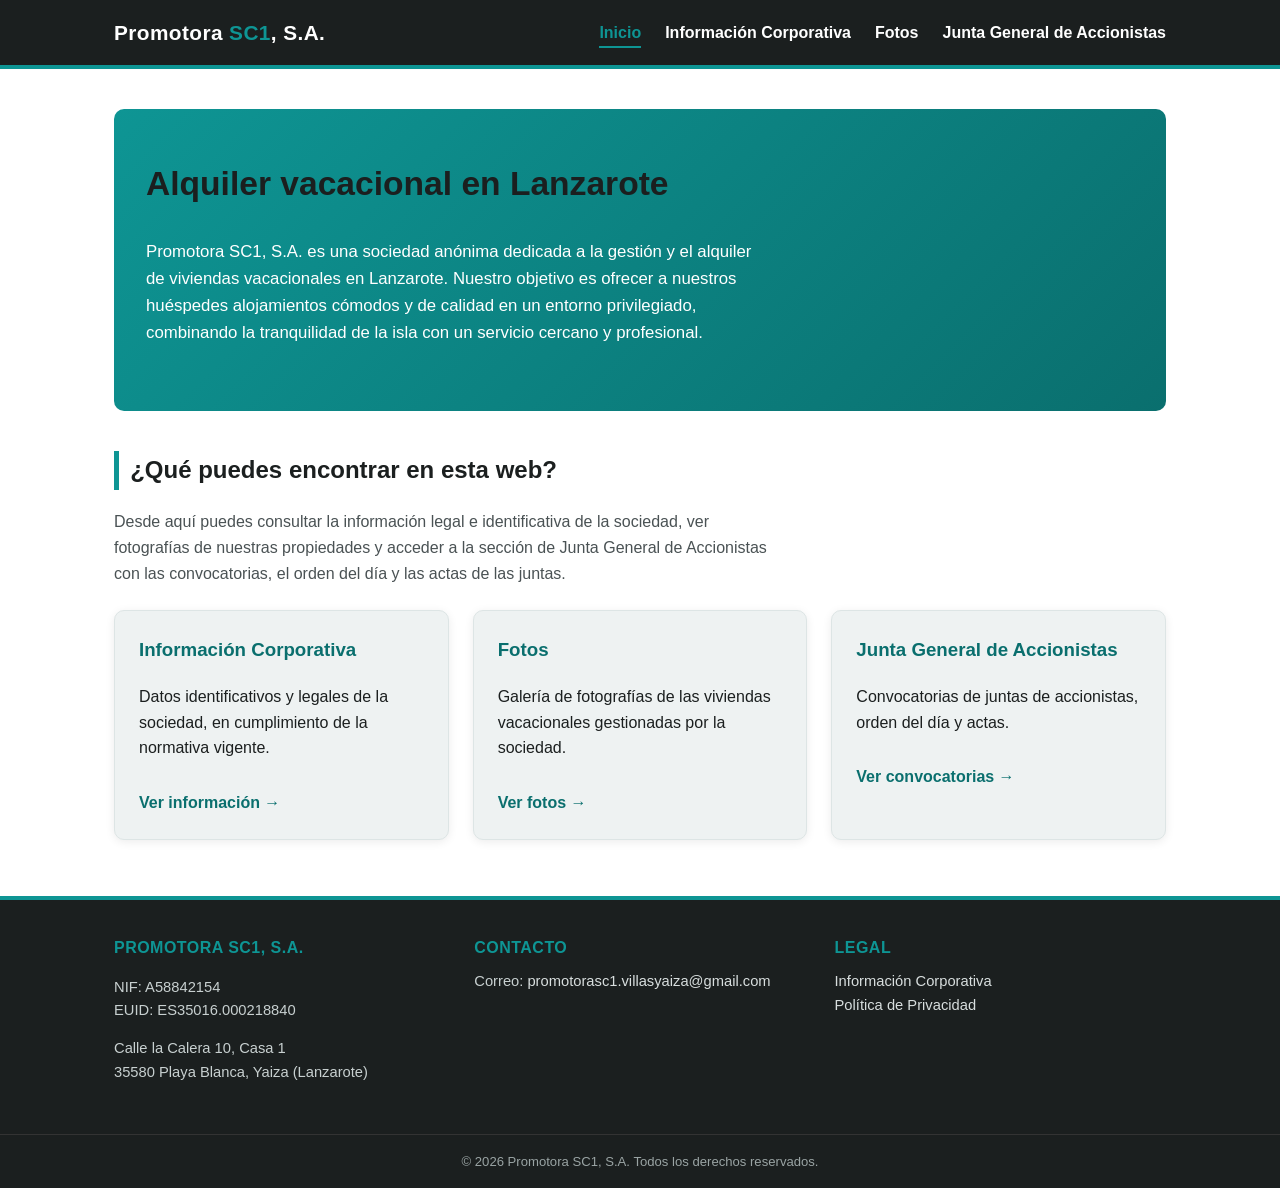
<file: index.html>
<!DOCTYPE html>
<html lang="es">
<head>
<meta charset="UTF-8">
<meta name="viewport" content="width=device-width, initial-scale=1.0">
<title>Promotora SC1, S.A. — Inicio</title>
<meta name="description" content="Promotora SC1, S.A. Sociedad dedicada al alquiler vacacional de propiedades en Lanzarote.">
<link rel="stylesheet" href="css/style.css">
</head>
<body>
<header class="site-header">
  <div class="header-inner">
    <div class="brand">Promotora <span>SC1</span>, S.A.</div>
    <nav class="main-nav" aria-label="Navegación principal">
      <ul>
        <li><a href="index.html" aria-current="page">Inicio</a></li>
        <li><a href="informacion-corporativa.html">Información Corporativa</a></li>
        <li><a href="fotos.html">Fotos</a></li>
        <li><a href="junta-general-accionistas.html">Junta General de Accionistas</a></li>
      </ul>
    </nav>
  </div>
</header>

<main>
  <section class="hero">
    <h1>Alquiler vacacional en Lanzarote</h1>
    <p>
      Promotora SC1, S.A. es una sociedad anónima dedicada a la gestión y
      el alquiler de viviendas vacacionales en Lanzarote. Nuestro objetivo
      es ofrecer a nuestros huéspedes alojamientos cómodos y de calidad en
      un entorno privilegiado, combinando la tranquilidad de la isla con
      un servicio cercano y profesional.
    </p>
  </section>

  <h2>¿Qué puedes encontrar en esta web?</h2>
  <p class="section-intro">
    Desde aquí puedes consultar la información legal e identificativa de
    la sociedad, ver fotografías de nuestras propiedades y acceder a la
    sección de Junta General de Accionistas con las convocatorias, el
    orden del día y las actas de las juntas.
  </p>

  <div class="card-grid">
    <div class="card">
      <h3>Información Corporativa</h3>
      <p>Datos identificativos y legales de la sociedad, en cumplimiento de la normativa vigente.</p>
      <a class="card-link" href="informacion-corporativa.html">Ver información &rarr;</a>
    </div>
    <div class="card">
      <h3>Fotos</h3>
      <p>Galería de fotografías de las viviendas vacacionales gestionadas por la sociedad.</p>
      <a class="card-link" href="fotos.html">Ver fotos &rarr;</a>
    </div>
    <div class="card">
      <h3>Junta General de Accionistas</h3>
      <p>Convocatorias de juntas de accionistas, orden del día y actas.</p>
      <a class="card-link" href="junta-general-accionistas.html">Ver convocatorias &rarr;</a>
    </div>
  </div>
</main>

<footer class="site-footer">
  <div class="footer-inner">
    <div>
      <h4>Promotora SC1, S.A.</h4>
      <p>NIF: A58842154<br>EUID: ES35016.000218840</p>
      <p>Calle la Calera 10, Casa 1<br>35580 Playa Blanca, Yaiza (Lanzarote)</p>
    </div>
    <div>
      <h4>Contacto</h4>
      <ul>
        <li>Correo: <a href="mailto:promotorasc1.villasyaiza@gmail.com">promotorasc1.villasyaiza@gmail.com</a></li>
      </ul>
    </div>
    <div>
      <h4>Legal</h4>
      <ul>
        <li><a href="informacion-corporativa.html">Información Corporativa</a></li>
        <li><a href="privacidad.html">Política de Privacidad</a></li>
      </ul>
    </div>
  </div>
  <div class="footer-bottom">
    &copy; 2026 Promotora SC1, S.A. Todos los derechos reservados.
  </div>
</footer>
</body>
</html>
</file>
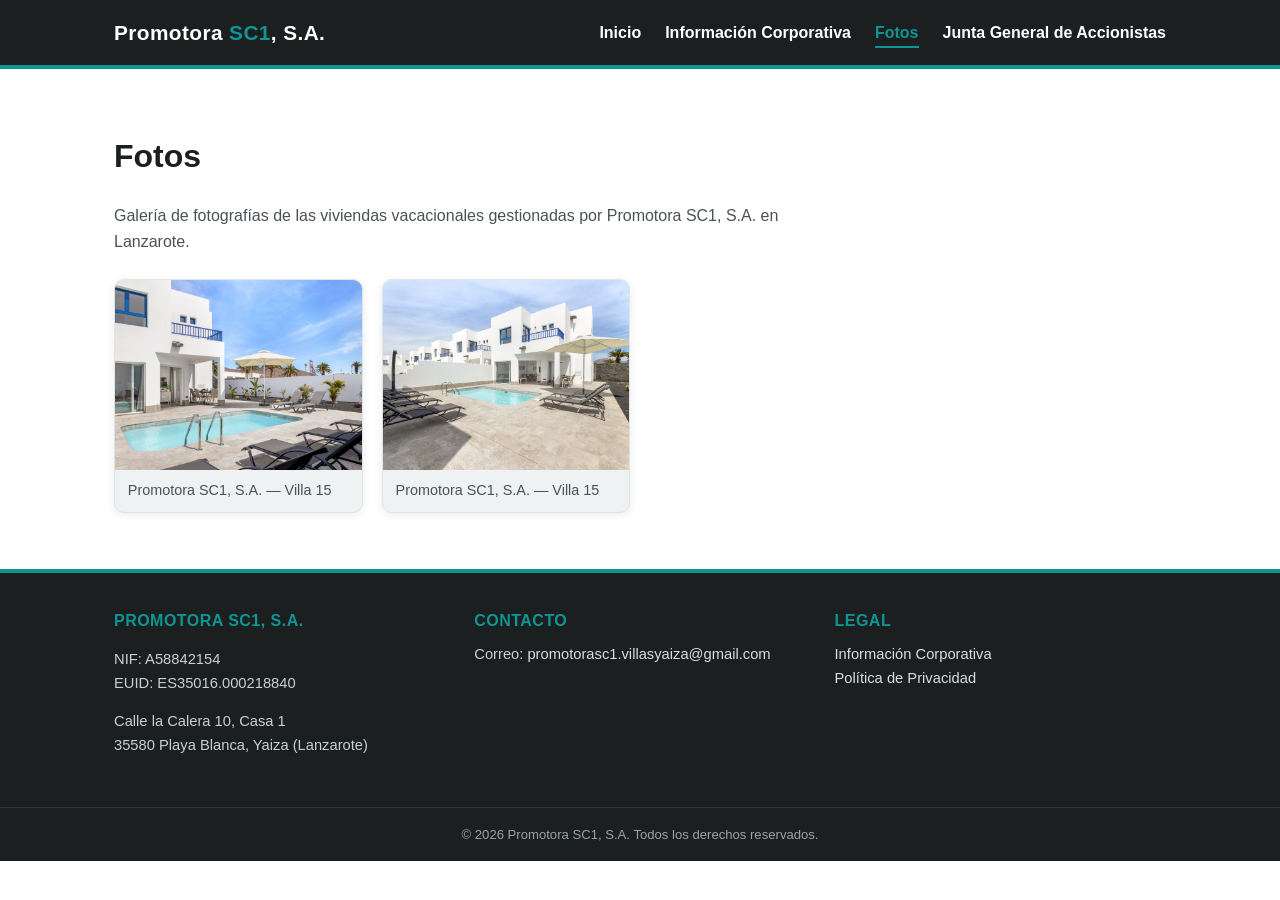
<file: fotos.html>
<!DOCTYPE html>
<html lang="es">
<head>
<meta charset="UTF-8">
<meta name="viewport" content="width=device-width, initial-scale=1.0">
<title>Fotos — Promotora SC1, S.A.</title>
<meta name="description" content="Galería de fotografías de las viviendas vacacionales de Promotora SC1, S.A. en Lanzarote.">
<link rel="stylesheet" href="css/style.css">
</head>
<body>
<header class="site-header">
  <div class="header-inner">
    <div class="brand">Promotora <span>SC1</span>, S.A.</div>
    <nav class="main-nav" aria-label="Navegación principal">
      <ul>
        <li><a href="index.html">Inicio</a></li>
        <li><a href="informacion-corporativa.html">Información Corporativa</a></li>
        <li><a href="fotos.html" aria-current="page">Fotos</a></li>
        <li><a href="junta-general-accionistas.html">Junta General de Accionistas</a></li>
      </ul>
    </nav>
  </div>
</header>

<main>
  <h1>Fotos</h1>
  <p class="section-intro">
    Galería de fotografías de las viviendas vacacionales gestionadas por
    Promotora SC1, S.A. en Lanzarote.
  </p>

  <div class="galeria" id="galeria-fotos"></div>
</main>

<footer class="site-footer">
  <div class="footer-inner">
    <div>
      <h4>Promotora SC1, S.A.</h4>
      <p>NIF: A58842154<br>EUID: ES35016.000218840</p>
      <p>Calle la Calera 10, Casa 1<br>35580 Playa Blanca, Yaiza (Lanzarote)</p>
    </div>
    <div>
      <h4>Contacto</h4>
      <ul>
        <li>Correo: <a href="mailto:promotorasc1.villasyaiza@gmail.com">promotorasc1.villasyaiza@gmail.com</a></li>
      </ul>
    </div>
    <div>
      <h4>Legal</h4>
      <ul>
        <li><a href="informacion-corporativa.html">Información Corporativa</a></li>
        <li><a href="privacidad.html">Política de Privacidad</a></li>
      </ul>
    </div>
  </div>
  <div class="footer-bottom">
    &copy; 2026 Promotora SC1, S.A. Todos los derechos reservados.
  </div>
</footer>

<script src="js/fotos-data.js"></script>
<script src="js/fotos.js"></script>
</body>
</html>
</file>
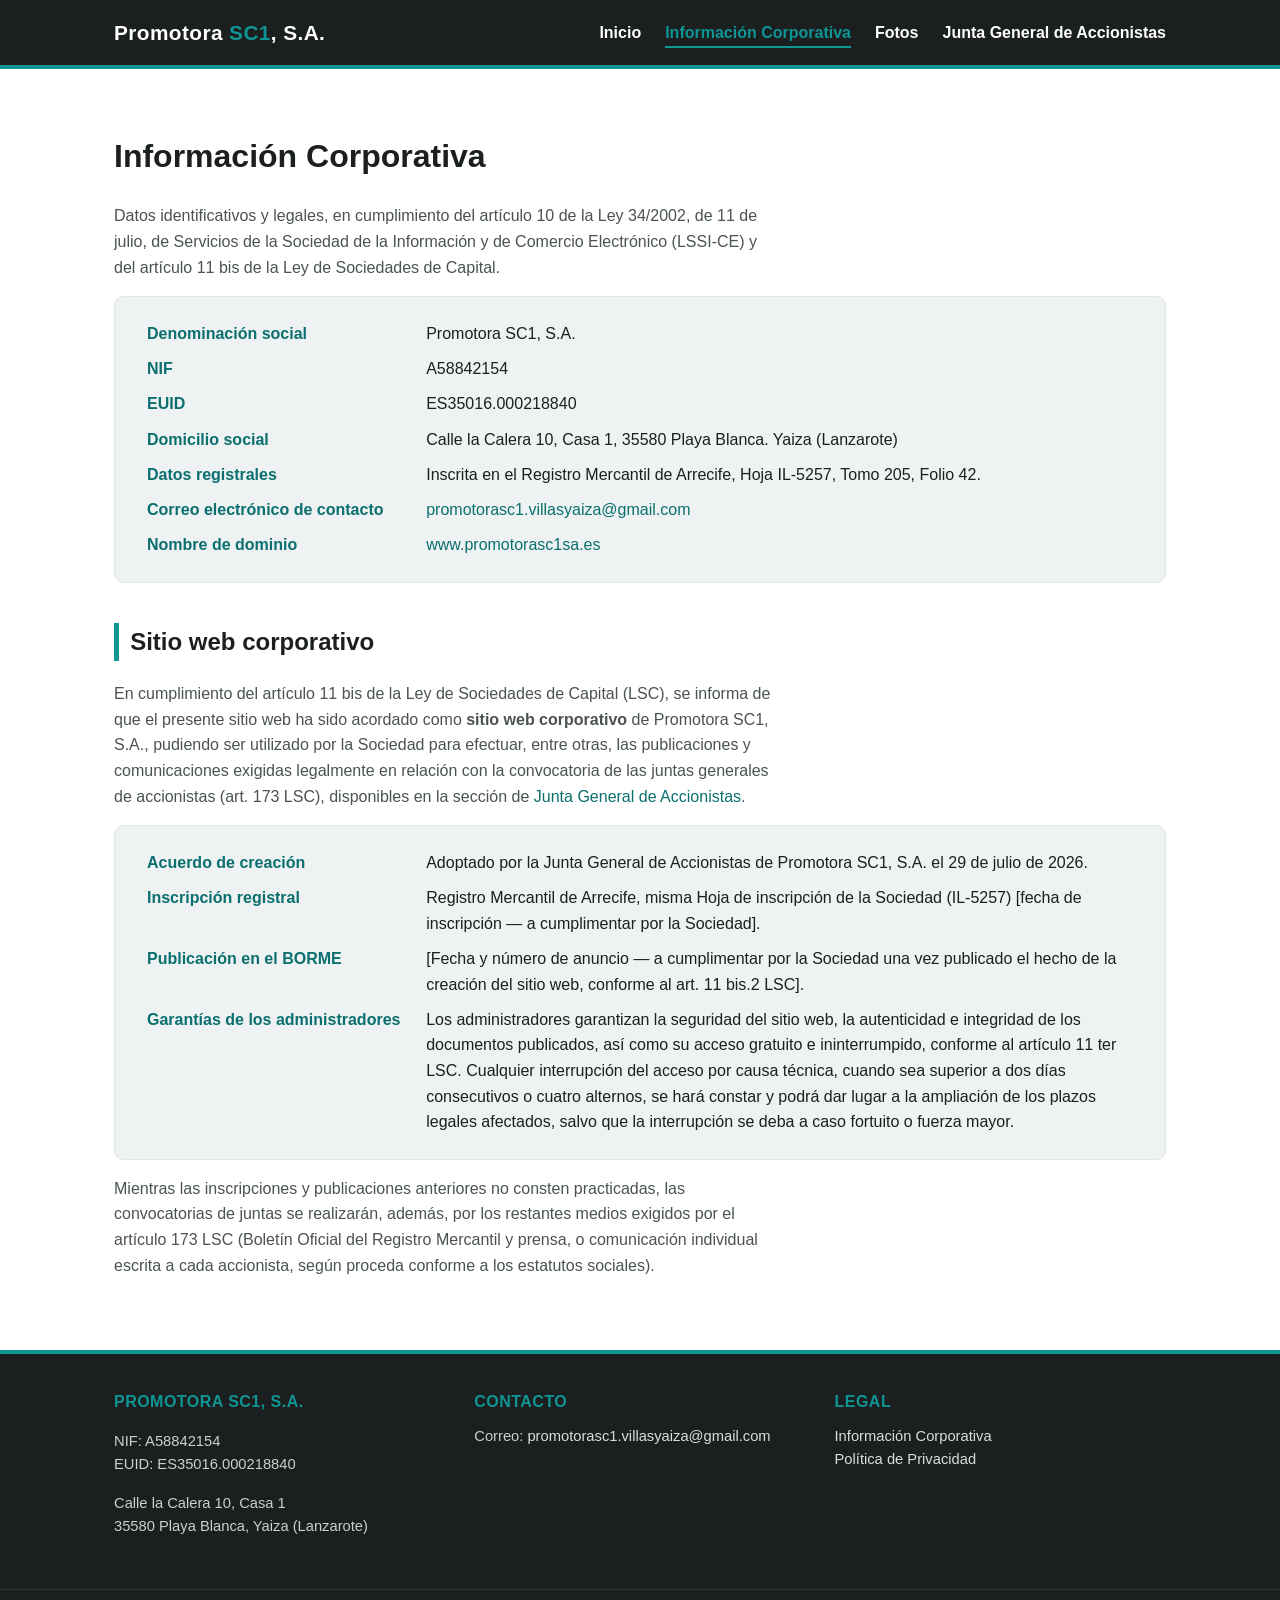
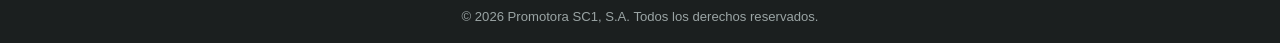
<file: informacion-corporativa.html>
<!DOCTYPE html>
<html lang="es">
<head>
<meta charset="UTF-8">
<meta name="viewport" content="width=device-width, initial-scale=1.0">
<title>Información Corporativa — Promotora SC1, S.A.</title>
<meta name="description" content="Datos identificativos y legales de Promotora SC1, S.A.">
<link rel="stylesheet" href="css/style.css">
</head>
<body>
<header class="site-header">
  <div class="header-inner">
    <div class="brand">Promotora <span>SC1</span>, S.A.</div>
    <nav class="main-nav" aria-label="Navegación principal">
      <ul>
        <li><a href="index.html">Inicio</a></li>
        <li><a href="informacion-corporativa.html" aria-current="page">Información Corporativa</a></li>
        <li><a href="fotos.html">Fotos</a></li>
        <li><a href="junta-general-accionistas.html">Junta General de Accionistas</a></li>
      </ul>
    </nav>
  </div>
</header>

<main>
  <h1>Información Corporativa</h1>
  <p class="section-intro">
    Datos identificativos y legales, en cumplimiento del artículo 10 de la
    Ley 34/2002, de 11 de julio, de Servicios de la Sociedad de la
    Información y de Comercio Electrónico (LSSI-CE) y del artículo 11 bis
    de la Ley de Sociedades de Capital.
  </p>

  <div class="datos-legales">
    <dl>
      <dt>Denominación social</dt>
      <dd>Promotora SC1, S.A.</dd>

      <dt>NIF</dt>
      <dd>A58842154</dd>

      <dt>EUID</dt>
      <dd>ES35016.000218840</dd>

      <dt>Domicilio social</dt>
      <dd>Calle la Calera 10, Casa 1, 35580 Playa Blanca. Yaiza (Lanzarote)</dd>

      <dt>Datos registrales</dt>
      <dd>Inscrita en el Registro Mercantil de Arrecife, Hoja IL-5257, Tomo 205, Folio 42.</dd>

      <dt>Correo electrónico de contacto</dt>
      <dd><a href="mailto:promotorasc1.villasyaiza@gmail.com">promotorasc1.villasyaiza@gmail.com</a></dd>

      <dt>Nombre de dominio</dt>
      <dd><a href="https://www.promotorasc1sa.es" rel="noopener">www.promotorasc1sa.es</a></dd>
    </dl>
  </div>

  <h2>Sitio web corporativo</h2>
  <p class="section-intro">
    En cumplimiento del artículo 11 bis de la Ley de Sociedades de
    Capital (LSC), se informa de que el presente sitio web ha sido
    acordado como <strong>sitio web corporativo</strong> de Promotora
    SC1, S.A., pudiendo ser utilizado por la Sociedad para efectuar,
    entre otras, las publicaciones y comunicaciones exigidas legalmente
    en relación con la convocatoria de las juntas generales de
    accionistas (art. 173 LSC), disponibles en la sección de
    <a href="junta-general-accionistas.html">Junta General de Accionistas</a>.
  </p>

  <div class="datos-legales">
    <dl>
      <dt>Acuerdo de creación</dt>
      <dd>Adoptado por la Junta General de Accionistas de Promotora SC1, S.A. el 29 de julio de 2026.</dd>

      <dt>Inscripción registral</dt>
      <dd>Registro Mercantil de Arrecife, misma Hoja de inscripción de la Sociedad (IL-5257) [fecha de inscripción — a cumplimentar por la Sociedad].</dd>

      <dt>Publicación en el BORME</dt>
      <dd>[Fecha y número de anuncio — a cumplimentar por la Sociedad una vez publicado el hecho de la creación del sitio web, conforme al art. 11 bis.2 LSC].</dd>

      <dt>Garantías de los administradores</dt>
      <dd>
        Los administradores garantizan la seguridad del sitio web, la
        autenticidad e integridad de los documentos publicados, así como
        su acceso gratuito e ininterrumpido, conforme al artículo 11 ter
        LSC. Cualquier interrupción del acceso por causa técnica, cuando
        sea superior a dos días consecutivos o cuatro alternos, se hará
        constar y podrá dar lugar a la ampliación de los plazos legales
        afectados, salvo que la interrupción se deba a caso fortuito o
        fuerza mayor.
      </dd>
    </dl>
  </div>

  <p class="section-intro">
    Mientras las inscripciones y publicaciones anteriores no consten
    practicadas, las convocatorias de juntas se realizarán, además,
    por los restantes medios exigidos por el artículo 173 LSC (Boletín
    Oficial del Registro Mercantil y prensa, o comunicación individual
    escrita a cada accionista, según proceda conforme a los estatutos
    sociales).
  </p>
</main>

<footer class="site-footer">
  <div class="footer-inner">
    <div>
      <h4>Promotora SC1, S.A.</h4>
      <p>NIF: A58842154<br>EUID: ES35016.000218840</p>
      <p>Calle la Calera 10, Casa 1<br>35580 Playa Blanca, Yaiza (Lanzarote)</p>
    </div>
    <div>
      <h4>Contacto</h4>
      <ul>
        <li>Correo: <a href="mailto:promotorasc1.villasyaiza@gmail.com">promotorasc1.villasyaiza@gmail.com</a></li>
      </ul>
    </div>
    <div>
      <h4>Legal</h4>
      <ul>
        <li><a href="informacion-corporativa.html">Información Corporativa</a></li>
        <li><a href="privacidad.html">Política de Privacidad</a></li>
      </ul>
    </div>
  </div>
  <div class="footer-bottom">
    &copy; 2026 Promotora SC1, S.A. Todos los derechos reservados.
  </div>
</footer>
</body>
</html>
</file>
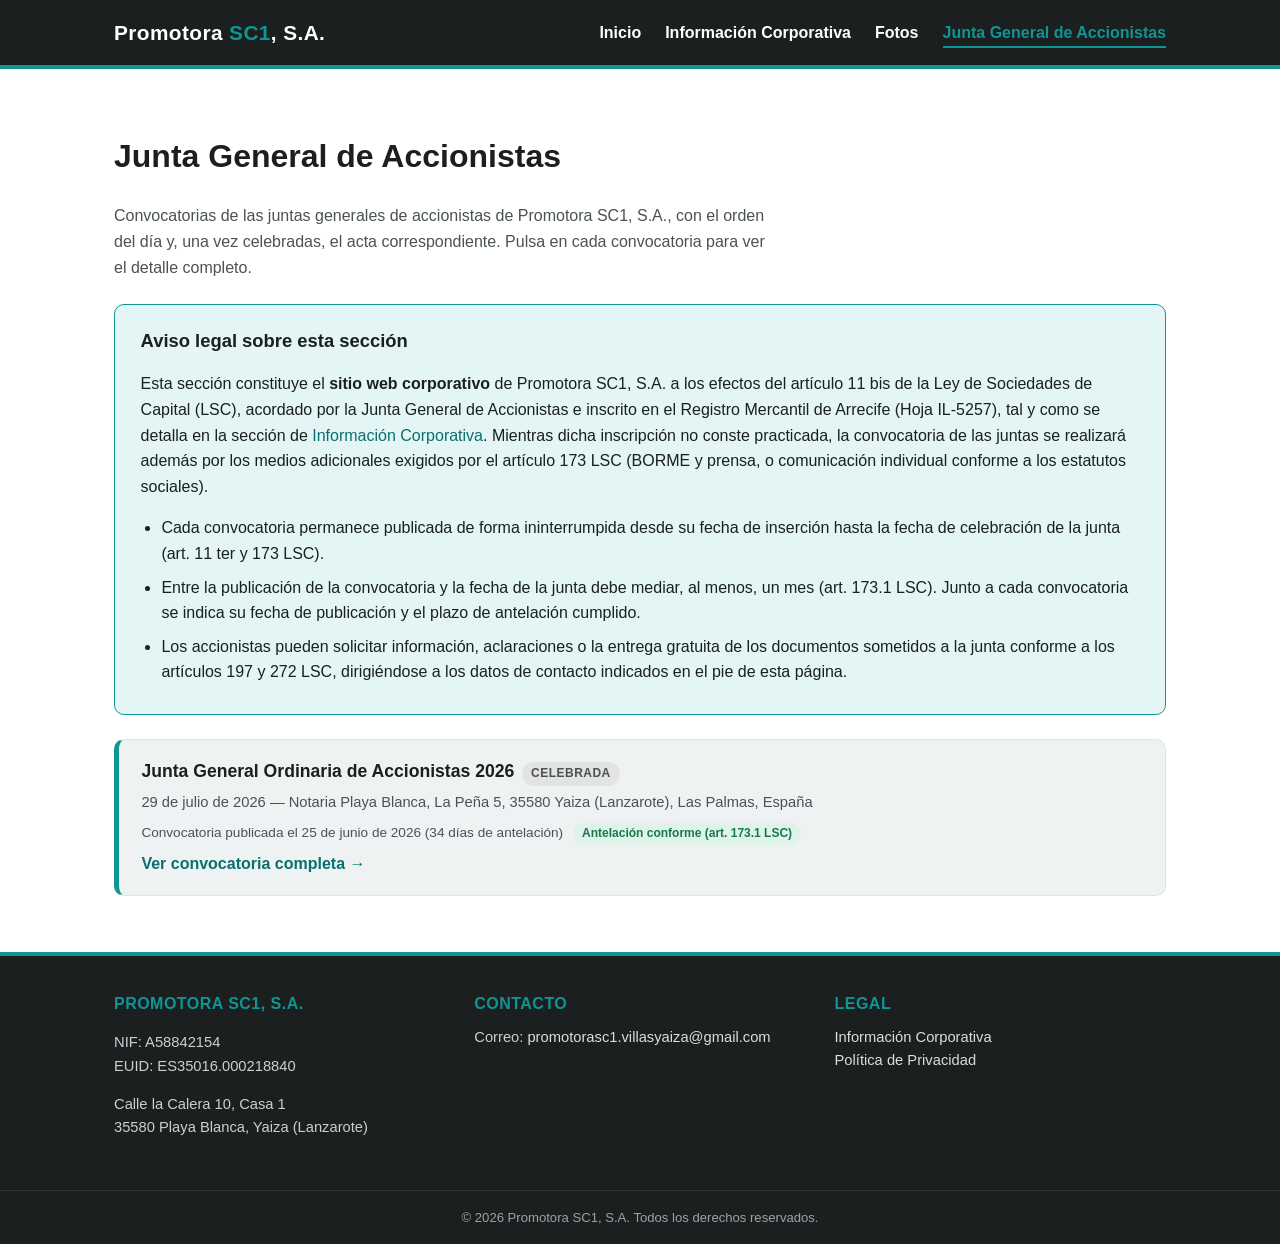
<file: junta-general-accionistas.html>
<!DOCTYPE html>
<html lang="es">
<head>
<meta charset="UTF-8">
<meta name="viewport" content="width=device-width, initial-scale=1.0">
<title>Junta General de Accionistas — Promotora SC1, S.A.</title>
<meta name="description" content="Junta General de Accionistas de Promotora SC1, S.A.: convocatorias, orden del día y actas.">
<link rel="stylesheet" href="css/style.css">
</head>
<body>
<header class="site-header">
  <div class="header-inner">
    <div class="brand">Promotora <span>SC1</span>, S.A.</div>
    <nav class="main-nav" aria-label="Navegación principal">
      <ul>
        <li><a href="index.html">Inicio</a></li>
        <li><a href="informacion-corporativa.html">Información Corporativa</a></li>
        <li><a href="fotos.html">Fotos</a></li>
        <li><a href="junta-general-accionistas.html" aria-current="page">Junta General de Accionistas</a></li>
      </ul>
    </nav>
  </div>
</header>

<main>
  <h1>Junta General de Accionistas</h1>
  <p class="section-intro">
    Convocatorias de las juntas generales de accionistas de Promotora
    SC1, S.A., con el orden del día y, una vez celebradas, el acta
    correspondiente. Pulsa en cada convocatoria para ver el detalle
    completo.
  </p>

  <div class="nota-legal">
    <h2>Aviso legal sobre esta sección</h2>
    <p>
      Esta sección constituye el <strong>sitio web corporativo</strong> de
      Promotora SC1, S.A. a los efectos del artículo 11 bis de la Ley de
      Sociedades de Capital (LSC), acordado por la Junta General de
      Accionistas e inscrito en el Registro Mercantil de Arrecife (Hoja
      IL-5257), tal y como se detalla en la sección de
      <a href="informacion-corporativa.html">Información Corporativa</a>.
      Mientras dicha inscripción no conste practicada, la convocatoria de
      las juntas se realizará además por los medios adicionales exigidos
      por el artículo 173 LSC (BORME y prensa, o comunicación individual
      conforme a los estatutos sociales).
    </p>
    <ul>
      <li>
        Cada convocatoria permanece publicada de forma ininterrumpida
        desde su fecha de inserción hasta la fecha de celebración de la
        junta (art. 11 ter y 173 LSC).
      </li>
      <li>
        Entre la publicación de la convocatoria y la fecha de la junta
        debe mediar, al menos, un mes (art. 173.1 LSC). Junto a cada
        convocatoria se indica su fecha de publicación y el plazo de
        antelación cumplido.
      </li>
      <li>
        Los accionistas pueden solicitar información, aclaraciones o la
        entrega gratuita de los documentos sometidos a la junta conforme
        a los artículos 197 y 272 LSC, dirigiéndose a los datos de
        contacto indicados en el pie de esta página.
      </li>
    </ul>
  </div>

  <ul class="lista-juntas" id="lista-juntas"></ul>
</main>

<footer class="site-footer">
  <div class="footer-inner">
    <div>
      <h4>Promotora SC1, S.A.</h4>
      <p>NIF: A58842154<br>EUID: ES35016.000218840</p>
      <p>Calle la Calera 10, Casa 1<br>35580 Playa Blanca, Yaiza (Lanzarote)</p>
    </div>
    <div>
      <h4>Contacto</h4>
      <ul>
        <li>Correo: <a href="mailto:promotorasc1.villasyaiza@gmail.com">promotorasc1.villasyaiza@gmail.com</a></li>
      </ul>
    </div>
    <div>
      <h4>Legal</h4>
      <ul>
        <li><a href="informacion-corporativa.html">Información Corporativa</a></li>
        <li><a href="privacidad.html">Política de Privacidad</a></li>
      </ul>
    </div>
  </div>
  <div class="footer-bottom">
    &copy; 2026 Promotora SC1, S.A. Todos los derechos reservados.
  </div>
</footer>

<script src="js/juntas-data.js"></script>
<script src="js/tablon.js"></script>
</body>
</html>
</file>
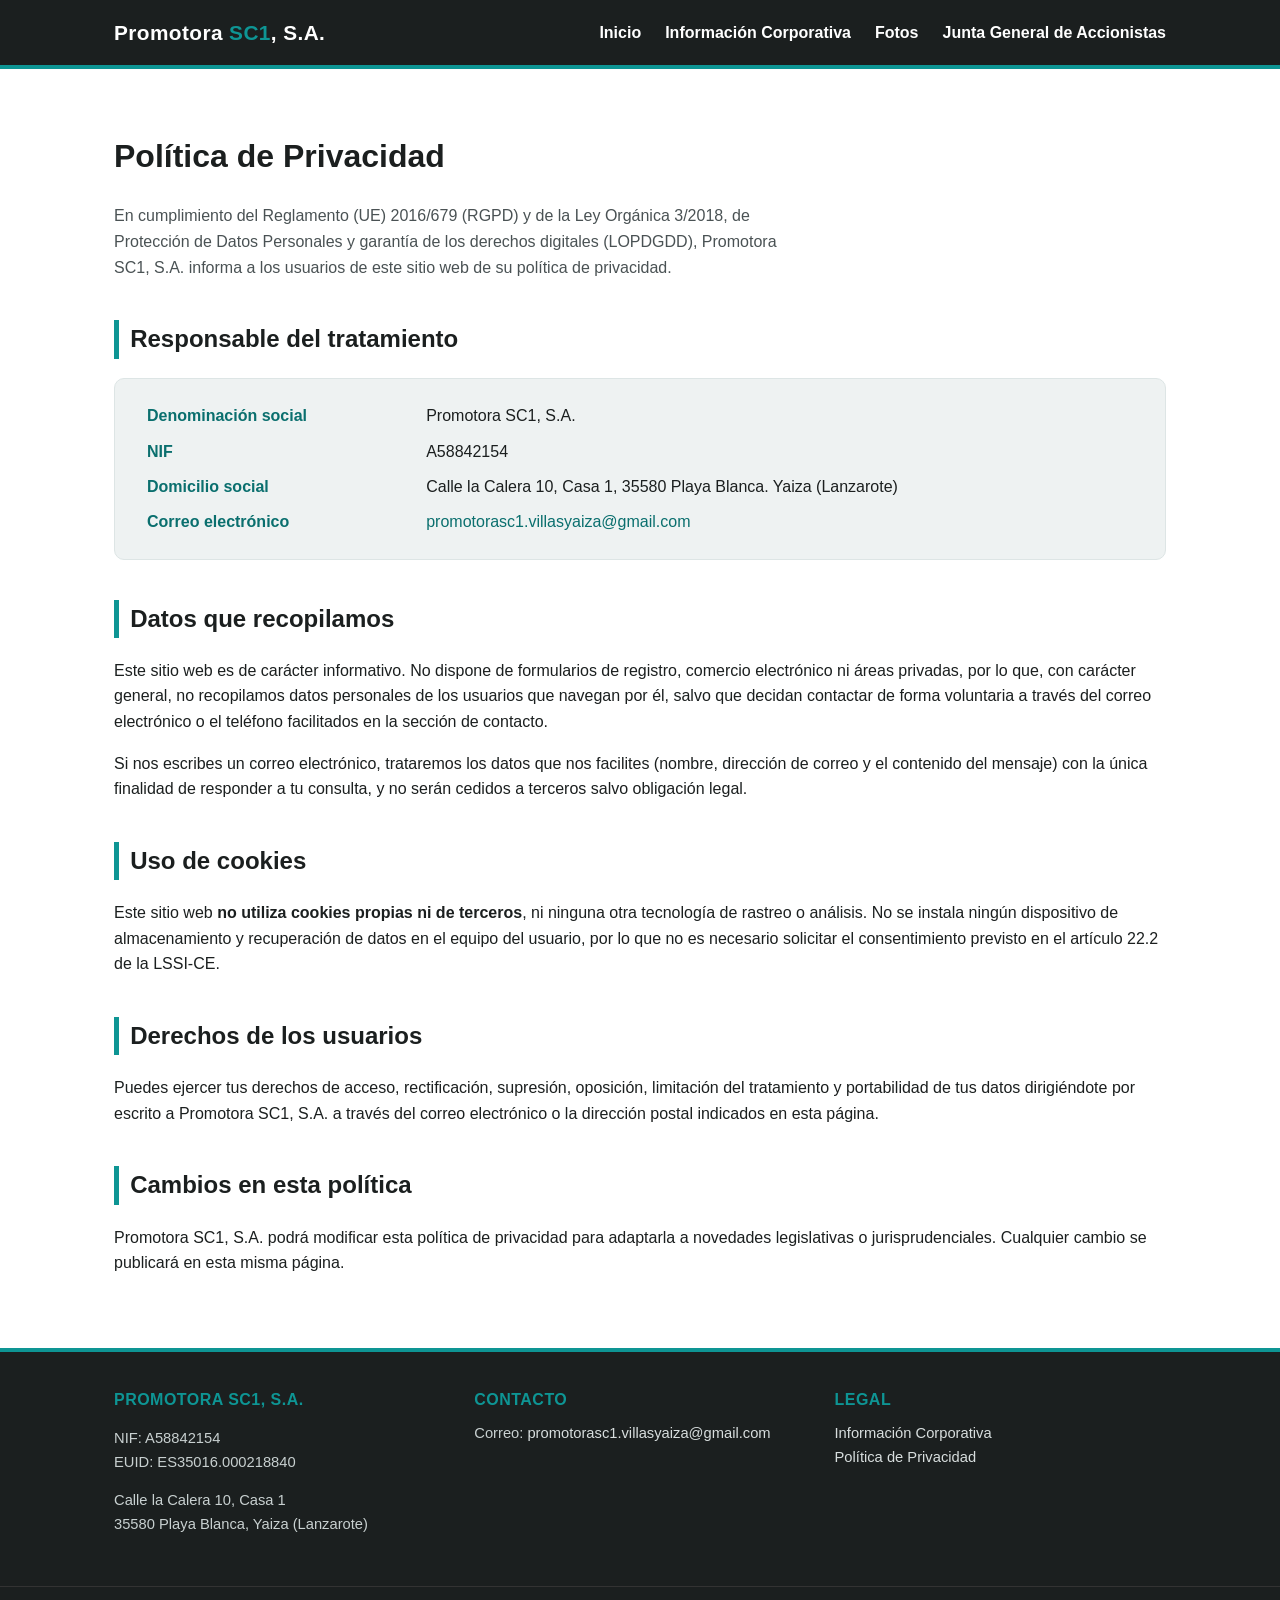
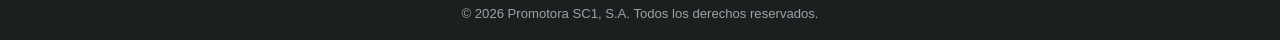
<file: privacidad.html>
<!DOCTYPE html>
<html lang="es">
<head>
<meta charset="UTF-8">
<meta name="viewport" content="width=device-width, initial-scale=1.0">
<title>Política de Privacidad — Promotora SC1, S.A.</title>
<meta name="description" content="Política de privacidad y protección de datos de Promotora SC1, S.A.">
<link rel="stylesheet" href="css/style.css">
</head>
<body>
<header class="site-header">
  <div class="header-inner">
    <div class="brand">Promotora <span>SC1</span>, S.A.</div>
    <nav class="main-nav" aria-label="Navegación principal">
      <ul>
        <li><a href="index.html">Inicio</a></li>
        <li><a href="informacion-corporativa.html">Información Corporativa</a></li>
        <li><a href="fotos.html">Fotos</a></li>
        <li><a href="junta-general-accionistas.html">Junta General de Accionistas</a></li>
      </ul>
    </nav>
  </div>
</header>

<main>
  <h1>Política de Privacidad</h1>
  <p class="section-intro">
    En cumplimiento del Reglamento (UE) 2016/679 (RGPD) y de la Ley
    Orgánica 3/2018, de Protección de Datos Personales y garantía de los
    derechos digitales (LOPDGDD), Promotora SC1, S.A. informa a los
    usuarios de este sitio web de su política de privacidad.
  </p>

  <h2>Responsable del tratamiento</h2>
  <div class="datos-legales">
    <dl>
      <dt>Denominación social</dt>
      <dd>Promotora SC1, S.A.</dd>
      <dt>NIF</dt>
      <dd>A58842154</dd>
      <dt>Domicilio social</dt>
      <dd>Calle la Calera 10, Casa 1, 35580 Playa Blanca. Yaiza (Lanzarote)</dd>
      <dt>Correo electrónico</dt>
      <dd><a href="mailto:promotorasc1.villasyaiza@gmail.com">promotorasc1.villasyaiza@gmail.com</a></dd>
    </dl>
  </div>

  <h2>Datos que recopilamos</h2>
  <p>
    Este sitio web es de carácter informativo. No dispone de
    formularios de registro, comercio electrónico ni áreas privadas, por
    lo que, con carácter general, no recopilamos datos personales de los
    usuarios que navegan por él, salvo que decidan contactar de forma
    voluntaria a través del correo electrónico o el teléfono facilitados
    en la sección de contacto.
  </p>
  <p>
    Si nos escribes un correo electrónico, trataremos los datos que nos
    facilites (nombre, dirección de correo y el contenido del mensaje)
    con la única finalidad de responder a tu consulta, y no serán
    cedidos a terceros salvo obligación legal.
  </p>

  <h2>Uso de cookies</h2>
  <p>
    Este sitio web <strong>no utiliza cookies propias ni de terceros</strong>,
    ni ninguna otra tecnología de rastreo o análisis. No se instala
    ningún dispositivo de almacenamiento y recuperación de datos en el
    equipo del usuario, por lo que no es necesario solicitar el
    consentimiento previsto en el artículo 22.2 de la LSSI-CE.
  </p>

  <h2>Derechos de los usuarios</h2>
  <p>
    Puedes ejercer tus derechos de acceso, rectificación, supresión,
    oposición, limitación del tratamiento y portabilidad de tus datos
    dirigiéndote por escrito a Promotora SC1, S.A. a través del correo
    electrónico o la dirección postal indicados en esta página.
  </p>

  <h2>Cambios en esta política</h2>
  <p>
    Promotora SC1, S.A. podrá modificar esta política de privacidad para
    adaptarla a novedades legislativas o jurisprudenciales. Cualquier
    cambio se publicará en esta misma página.
  </p>
</main>

<footer class="site-footer">
  <div class="footer-inner">
    <div>
      <h4>Promotora SC1, S.A.</h4>
      <p>NIF: A58842154<br>EUID: ES35016.000218840</p>
      <p>Calle la Calera 10, Casa 1<br>35580 Playa Blanca, Yaiza (Lanzarote)</p>
    </div>
    <div>
      <h4>Contacto</h4>
      <ul>
        <li>Correo: <a href="mailto:promotorasc1.villasyaiza@gmail.com">promotorasc1.villasyaiza@gmail.com</a></li>
      </ul>
    </div>
    <div>
      <h4>Legal</h4>
      <ul>
        <li><a href="informacion-corporativa.html">Información Corporativa</a></li>
        <li><a href="privacidad.html">Política de Privacidad</a></li>
      </ul>
    </div>
  </div>
  <div class="footer-bottom">
    &copy; 2026 Promotora SC1, S.A. Todos los derechos reservados.
  </div>
</footer>
</body>
</html>
</file>
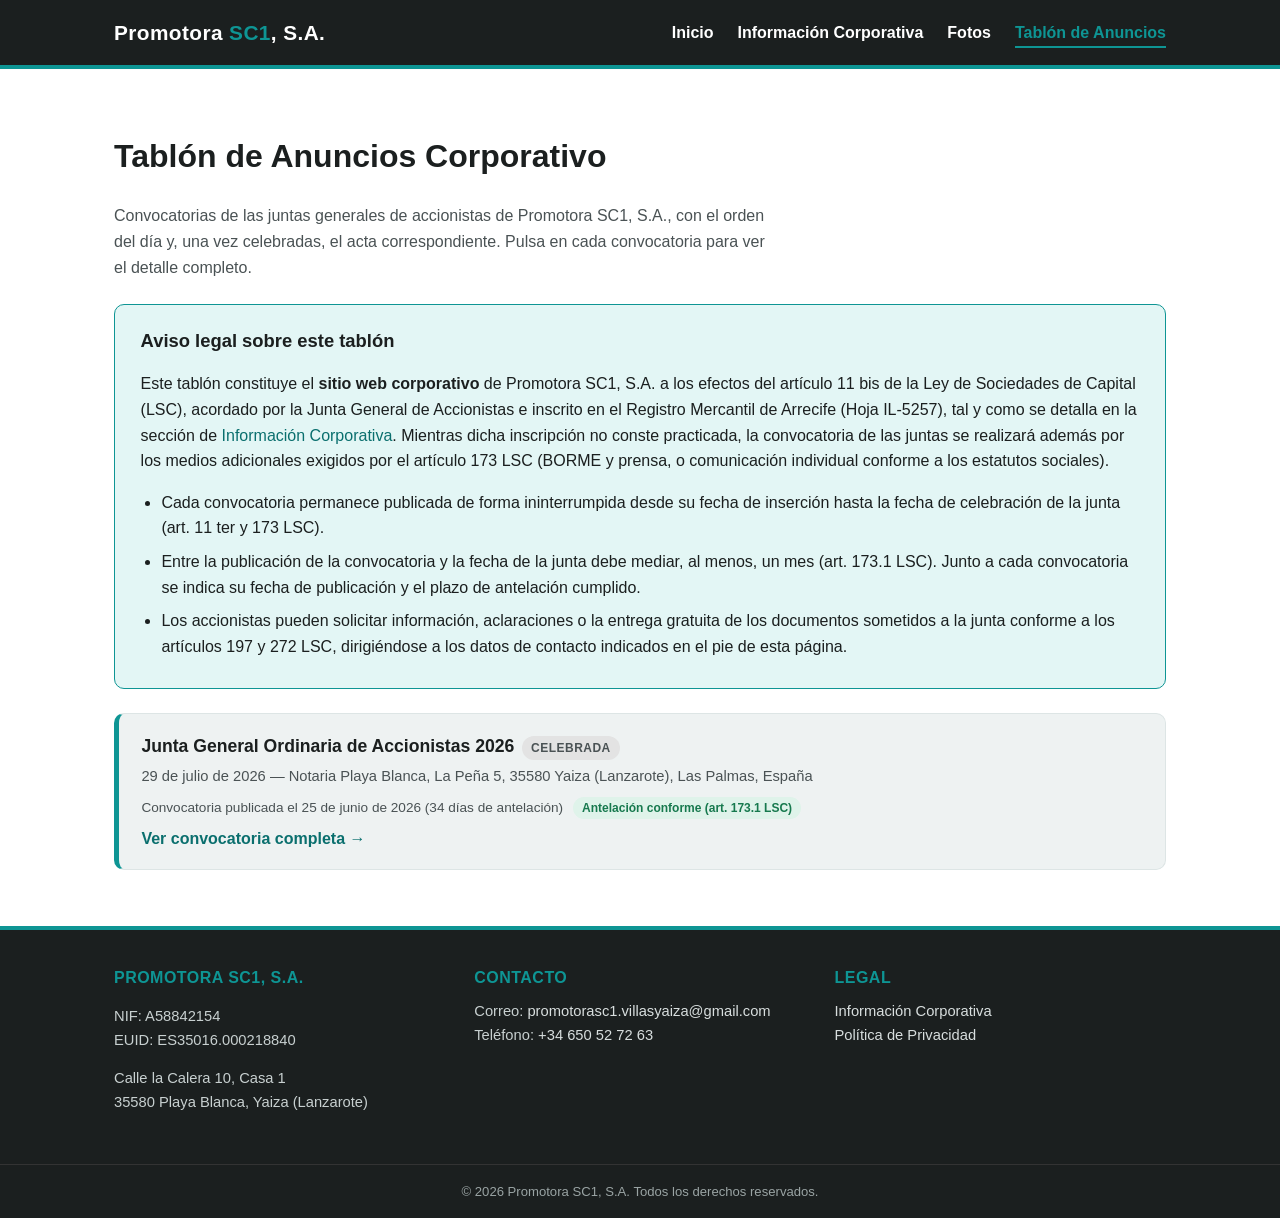
<file: tablon-anuncios.html>
<!DOCTYPE html>
<html lang="es">
<head>
<meta charset="UTF-8">
<meta name="viewport" content="width=device-width, initial-scale=1.0">
<title>Tablón de Anuncios Corporativo — Promotora SC1, S.A.</title>
<meta name="description" content="Tablón de anuncios corporativo de Promotora SC1, S.A.: convocatorias de juntas de accionistas.">
<link rel="stylesheet" href="css/style.css">
</head>
<body>
<header class="site-header">
  <div class="header-inner">
    <div class="brand">Promotora <span>SC1</span>, S.A.</div>
    <nav class="main-nav" aria-label="Navegación principal">
      <ul>
        <li><a href="index.html">Inicio</a></li>
        <li><a href="informacion-corporativa.html">Información Corporativa</a></li>
        <li><a href="fotos.html">Fotos</a></li>
        <li><a href="tablon-anuncios.html" aria-current="page">Tablón de Anuncios</a></li>
      </ul>
    </nav>
  </div>
</header>

<main>
  <h1>Tablón de Anuncios Corporativo</h1>
  <p class="section-intro">
    Convocatorias de las juntas generales de accionistas de Promotora
    SC1, S.A., con el orden del día y, una vez celebradas, el acta
    correspondiente. Pulsa en cada convocatoria para ver el detalle
    completo.
  </p>

  <div class="nota-legal">
    <h2>Aviso legal sobre este tablón</h2>
    <p>
      Este tablón constituye el <strong>sitio web corporativo</strong> de
      Promotora SC1, S.A. a los efectos del artículo 11 bis de la Ley de
      Sociedades de Capital (LSC), acordado por la Junta General de
      Accionistas e inscrito en el Registro Mercantil de Arrecife (Hoja
      IL-5257), tal y como se detalla en la sección de
      <a href="informacion-corporativa.html">Información Corporativa</a>.
      Mientras dicha inscripción no conste practicada, la convocatoria de
      las juntas se realizará además por los medios adicionales exigidos
      por el artículo 173 LSC (BORME y prensa, o comunicación individual
      conforme a los estatutos sociales).
    </p>
    <ul>
      <li>
        Cada convocatoria permanece publicada de forma ininterrumpida
        desde su fecha de inserción hasta la fecha de celebración de la
        junta (art. 11 ter y 173 LSC).
      </li>
      <li>
        Entre la publicación de la convocatoria y la fecha de la junta
        debe mediar, al menos, un mes (art. 173.1 LSC). Junto a cada
        convocatoria se indica su fecha de publicación y el plazo de
        antelación cumplido.
      </li>
      <li>
        Los accionistas pueden solicitar información, aclaraciones o la
        entrega gratuita de los documentos sometidos a la junta conforme
        a los artículos 197 y 272 LSC, dirigiéndose a los datos de
        contacto indicados en el pie de esta página.
      </li>
    </ul>
  </div>

  <ul class="lista-juntas" id="lista-juntas"></ul>
</main>

<footer class="site-footer">
  <div class="footer-inner">
    <div>
      <h4>Promotora SC1, S.A.</h4>
      <p>NIF: A58842154<br>EUID: ES35016.000218840</p>
      <p>Calle la Calera 10, Casa 1<br>35580 Playa Blanca, Yaiza (Lanzarote)</p>
    </div>
    <div>
      <h4>Contacto</h4>
      <ul>
        <li>Correo: <a href="mailto:promotorasc1.villasyaiza@gmail.com">promotorasc1.villasyaiza@gmail.com</a></li>
        <li>Teléfono: <a href="tel:+34650527263">+34 650 52 72 63</a></li>
      </ul>
    </div>
    <div>
      <h4>Legal</h4>
      <ul>
        <li><a href="informacion-corporativa.html">Información Corporativa</a></li>
        <li><a href="privacidad.html">Política de Privacidad</a></li>
      </ul>
    </div>
  </div>
  <div class="footer-bottom">
    &copy; 2026 Promotora SC1, S.A. Todos los derechos reservados.
  </div>
</footer>

<script src="js/juntas-data.js"></script>
<script src="js/tablon.js"></script>
</body>
</html>
</file>
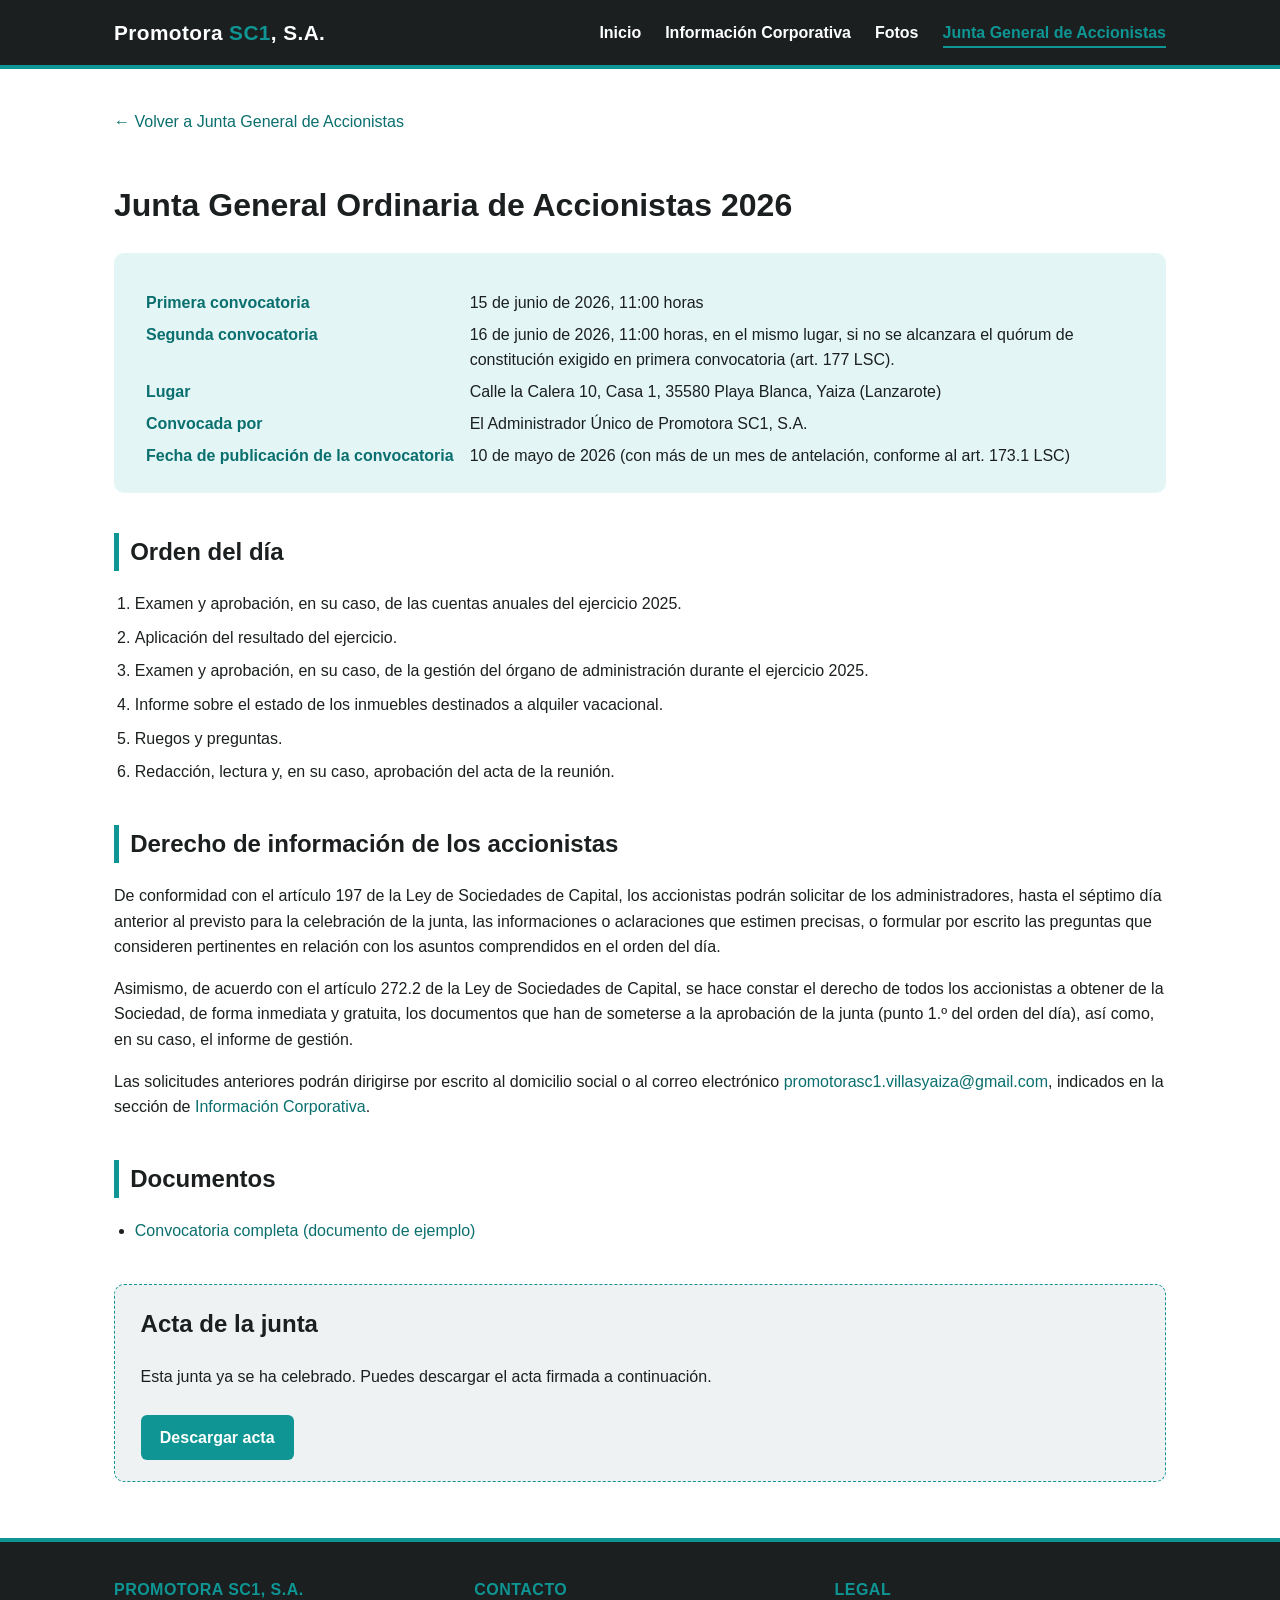
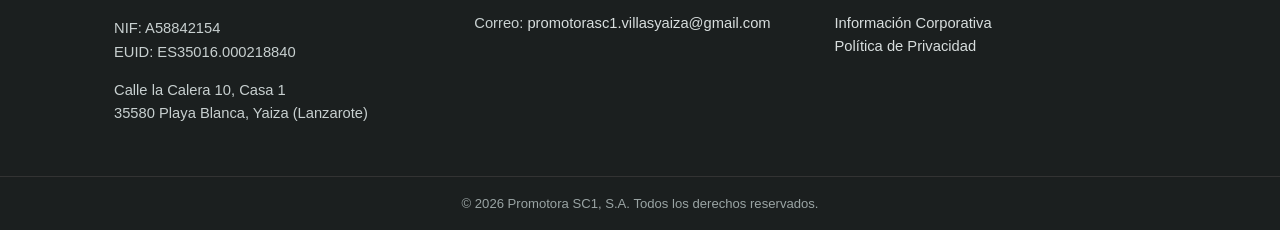
<file: juntas/2026-06-15-junta-general-ordinaria.html>
<!DOCTYPE html>
<html lang="es">
<head>
<meta charset="UTF-8">
<meta name="viewport" content="width=device-width, initial-scale=1.0">
<title>Junta General Ordinaria de Accionistas 2026 — Promotora SC1, S.A.</title>
<meta name="description" content="Convocatoria de la Junta General Ordinaria de Accionistas de Promotora SC1, S.A.">
<link rel="stylesheet" href="../css/style.css">
</head>
<body>
<header class="site-header">
  <div class="header-inner">
    <div class="brand">Promotora <span>SC1</span>, S.A.</div>
    <nav class="main-nav" aria-label="Navegación principal">
      <ul>
        <li><a href="../index.html">Inicio</a></li>
        <li><a href="../informacion-corporativa.html">Información Corporativa</a></li>
        <li><a href="../fotos.html">Fotos</a></li>
        <li><a href="../junta-general-accionistas.html" aria-current="page">Junta General de Accionistas</a></li>
      </ul>
    </nav>
  </div>
</header>

<main>
  <a class="volver" href="../junta-general-accionistas.html">&larr; Volver a Junta General de Accionistas</a>

  <h1>Junta General Ordinaria de Accionistas 2026</h1>

  <div class="junta-cabecera">
    <dl>
      <dt>Primera convocatoria</dt>
      <dd>15 de junio de 2026, 11:00 horas</dd>

      <dt>Segunda convocatoria</dt>
      <dd>16 de junio de 2026, 11:00 horas, en el mismo lugar, si no se alcanzara el quórum de constitución exigido en primera convocatoria (art. 177 LSC).</dd>

      <dt>Lugar</dt>
      <dd>Calle la Calera 10, Casa 1, 35580 Playa Blanca, Yaiza (Lanzarote)</dd>

      <dt>Convocada por</dt>
      <dd>El Administrador Único de Promotora SC1, S.A.</dd>

      <dt>Fecha de publicación de la convocatoria</dt>
      <dd>10 de mayo de 2026 (con más de un mes de antelación, conforme al art. 173.1 LSC)</dd>
    </dl>
  </div>

  <h2>Orden del día</h2>
  <ol class="orden-dia">
    <li>Examen y aprobación, en su caso, de las cuentas anuales del ejercicio 2025.</li>
    <li>Aplicación del resultado del ejercicio.</li>
    <li>Examen y aprobación, en su caso, de la gestión del órgano de administración durante el ejercicio 2025.</li>
    <li>Informe sobre el estado de los inmuebles destinados a alquiler vacacional.</li>
    <li>Ruegos y preguntas.</li>
    <li>Redacción, lectura y, en su caso, aprobación del acta de la reunión.</li>
  </ol>

  <h2>Derecho de información de los accionistas</h2>
  <p>
    De conformidad con el artículo 197 de la Ley de Sociedades de
    Capital, los accionistas podrán solicitar de los administradores,
    hasta el séptimo día anterior al previsto para la celebración de la
    junta, las informaciones o aclaraciones que estimen precisas, o
    formular por escrito las preguntas que consideren pertinentes en
    relación con los asuntos comprendidos en el orden del día.
  </p>
  <p>
    Asimismo, de acuerdo con el artículo 272.2 de la Ley de Sociedades de
    Capital, se hace constar el derecho de todos los accionistas a
    obtener de la Sociedad, de forma inmediata y gratuita, los documentos
    que han de someterse a la aprobación de la junta (punto 1.º del
    orden del día), así como, en su caso, el informe de gestión.
  </p>
  <p>
    Las solicitudes anteriores podrán dirigirse por escrito al domicilio
    social o al correo electrónico
    <a href="mailto:promotorasc1.villasyaiza@gmail.com">promotorasc1.villasyaiza@gmail.com</a>,
    indicados en la sección de
    <a href="../informacion-corporativa.html">Información Corporativa</a>.
  </p>

  <h2 class="documentos-junta">Documentos</h2>
  <div class="documentos-junta">
    <ul>
      <li><a href="documents/convocatoria-junta-2026-06-15.txt">Convocatoria completa (documento de ejemplo)</a></li>
    </ul>
  </div>

  <div class="acta-descarga">
    <h2 style="margin-top:0; border:none; padding-left:0;">Acta de la junta</h2>
    <p>
      Esta junta ya se ha celebrado. Puedes descargar el acta firmada a
      continuación.
    </p>
    <a class="boton" href="documents/acta-junta-2026-06-15.txt" download>Descargar acta</a>
  </div>
</main>

<footer class="site-footer">
  <div class="footer-inner">
    <div>
      <h4>Promotora SC1, S.A.</h4>
      <p>NIF: A58842154<br>EUID: ES35016.000218840</p>
      <p>Calle la Calera 10, Casa 1<br>35580 Playa Blanca, Yaiza (Lanzarote)</p>
    </div>
    <div>
      <h4>Contacto</h4>
      <ul>
        <li>Correo: <a href="mailto:promotorasc1.villasyaiza@gmail.com">promotorasc1.villasyaiza@gmail.com</a></li>
      </ul>
    </div>
    <div>
      <h4>Legal</h4>
      <ul>
        <li><a href="../informacion-corporativa.html">Información Corporativa</a></li>
        <li><a href="../privacidad.html">Política de Privacidad</a></li>
      </ul>
    </div>
  </div>
  <div class="footer-bottom">
    &copy; 2026 Promotora SC1, S.A. Todos los derechos reservados.
  </div>
</footer>
</body>
</html>
</file>
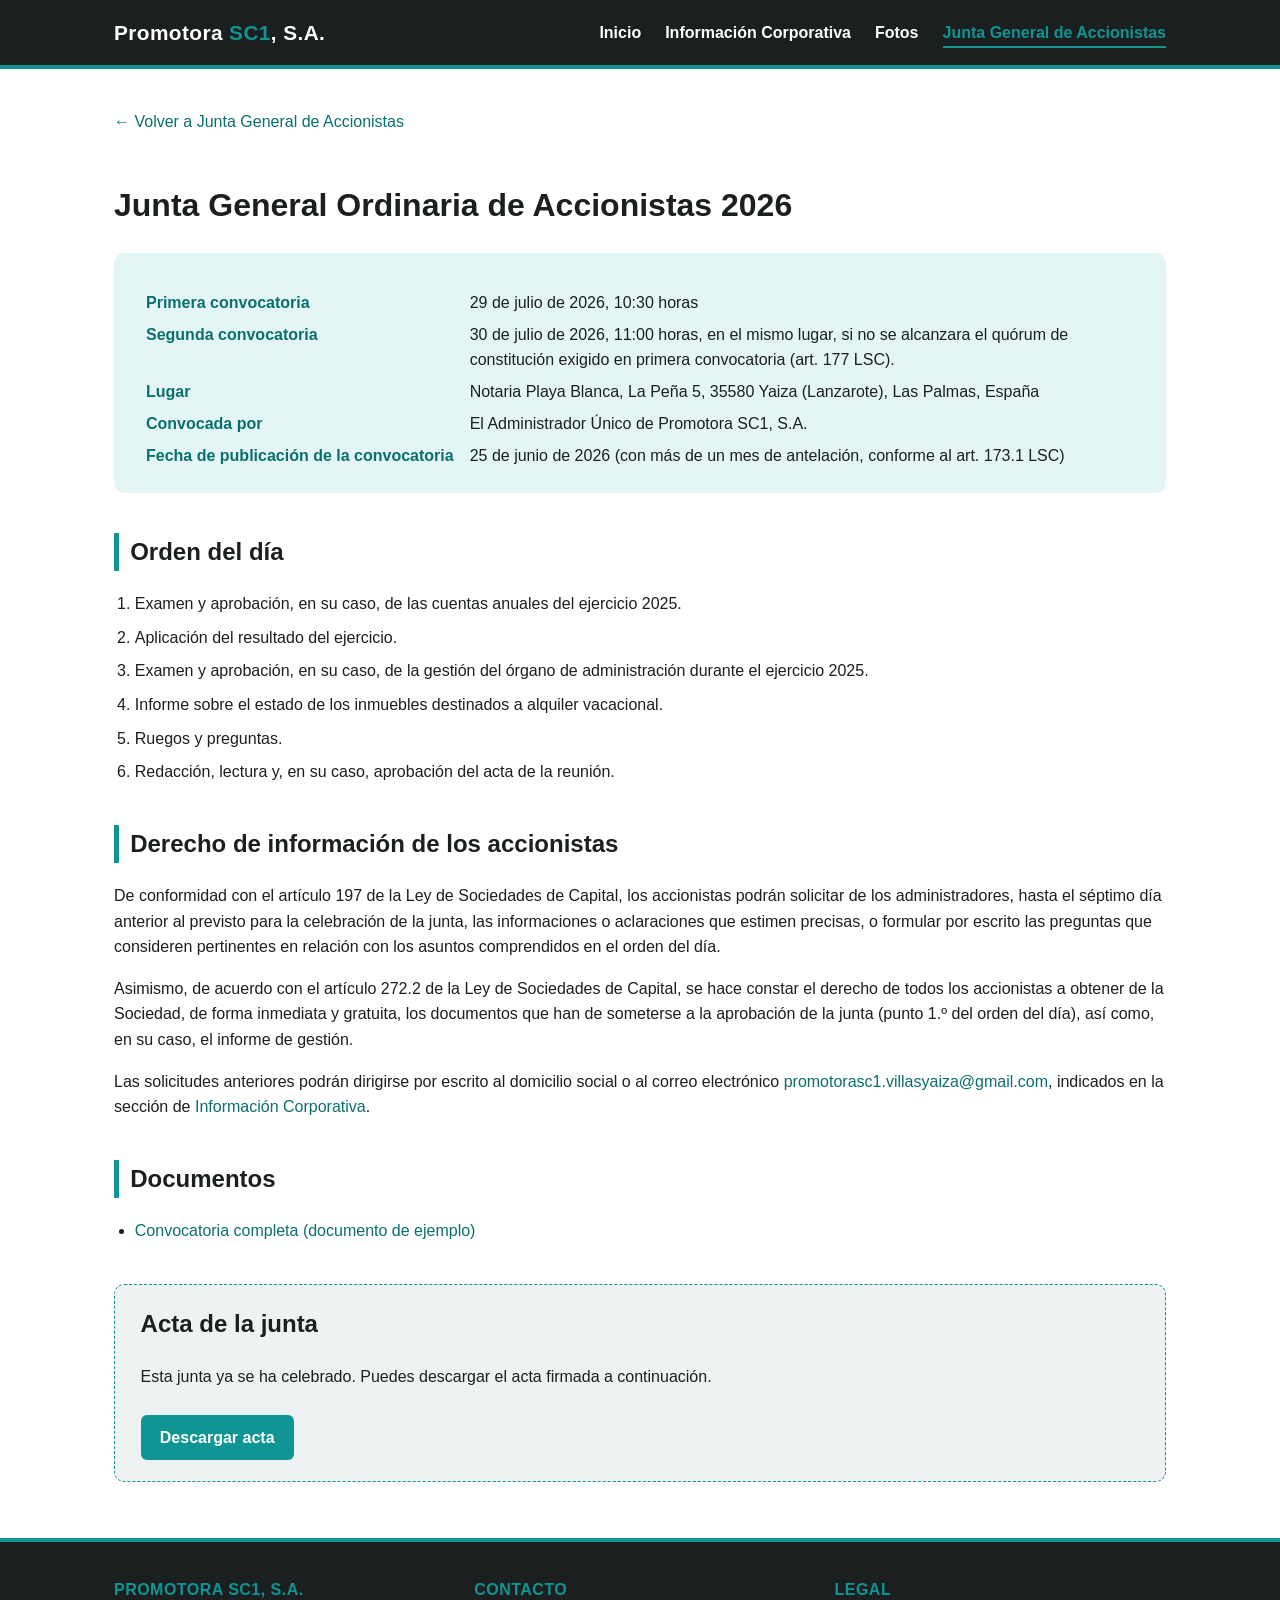
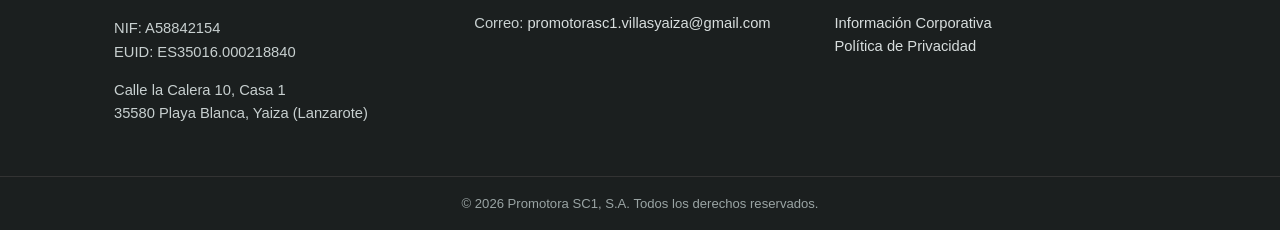
<file: juntas/2026-07-29-junta-general-ordinaria.html>
<!DOCTYPE html>
<html lang="es">
<head>
<meta charset="UTF-8">
<meta name="viewport" content="width=device-width, initial-scale=1.0">
<title>Junta General Ordinaria de Accionistas 2026 — Promotora SC1, S.A.</title>
<meta name="description" content="Convocatoria de la Junta General Ordinaria de Accionistas de Promotora SC1, S.A.">
<link rel="stylesheet" href="../css/style.css">
</head>
<body>
<header class="site-header">
  <div class="header-inner">
    <div class="brand">Promotora <span>SC1</span>, S.A.</div>
    <nav class="main-nav" aria-label="Navegación principal">
      <ul>
        <li><a href="../index.html">Inicio</a></li>
        <li><a href="../informacion-corporativa.html">Información Corporativa</a></li>
        <li><a href="../fotos.html">Fotos</a></li>
        <li><a href="../junta-general-accionistas.html" aria-current="page">Junta General de Accionistas</a></li>
      </ul>
    </nav>
  </div>
</header>

<main>
  <a class="volver" href="../junta-general-accionistas.html">&larr; Volver a Junta General de Accionistas</a>

  <h1>Junta General Ordinaria de Accionistas 2026</h1>

  <div class="junta-cabecera">
    <dl>
      <dt>Primera convocatoria</dt>
      <dd>29 de julio de 2026, 10:30 horas</dd>

      <dt>Segunda convocatoria</dt>
      <dd>30 de julio de 2026, 11:00 horas, en el mismo lugar, si no se alcanzara el quórum de constitución exigido en primera convocatoria (art. 177 LSC).</dd>

      <dt>Lugar</dt>
      <dd>Notaria Playa Blanca, La Peña 5, 35580 Yaiza (Lanzarote), Las Palmas, España</dd>

      <dt>Convocada por</dt>
      <dd>El Administrador Único de Promotora SC1, S.A.</dd>

      <dt>Fecha de publicación de la convocatoria</dt>
      <dd>25 de junio de 2026 (con más de un mes de antelación, conforme al art. 173.1 LSC)</dd>
    </dl>
  </div>

  <h2>Orden del día</h2>
  <ol class="orden-dia">
    <li>Examen y aprobación, en su caso, de las cuentas anuales del ejercicio 2025.</li>
    <li>Aplicación del resultado del ejercicio.</li>
    <li>Examen y aprobación, en su caso, de la gestión del órgano de administración durante el ejercicio 2025.</li>
    <li>Informe sobre el estado de los inmuebles destinados a alquiler vacacional.</li>
    <li>Ruegos y preguntas.</li>
    <li>Redacción, lectura y, en su caso, aprobación del acta de la reunión.</li>
  </ol>

  <h2>Derecho de información de los accionistas</h2>
  <p>
    De conformidad con el artículo 197 de la Ley de Sociedades de
    Capital, los accionistas podrán solicitar de los administradores,
    hasta el séptimo día anterior al previsto para la celebración de la
    junta, las informaciones o aclaraciones que estimen precisas, o
    formular por escrito las preguntas que consideren pertinentes en
    relación con los asuntos comprendidos en el orden del día.
  </p>
  <p>
    Asimismo, de acuerdo con el artículo 272.2 de la Ley de Sociedades de
    Capital, se hace constar el derecho de todos los accionistas a
    obtener de la Sociedad, de forma inmediata y gratuita, los documentos
    que han de someterse a la aprobación de la junta (punto 1.º del
    orden del día), así como, en su caso, el informe de gestión.
  </p>
  <p>
    Las solicitudes anteriores podrán dirigirse por escrito al domicilio
    social o al correo electrónico
    <a href="mailto:promotorasc1.villasyaiza@gmail.com">promotorasc1.villasyaiza@gmail.com</a>,
    indicados en la sección de
    <a href="../informacion-corporativa.html">Información Corporativa</a>.
  </p>

  <h2 class="documentos-junta">Documentos</h2>
  <div class="documentos-junta">
    <ul>
      <li><a href="documents/convocatoria-junta-2026-07-29.txt">Convocatoria completa (documento de ejemplo)</a></li>
    </ul>
  </div>

  <div class="acta-descarga">
    <h2 style="margin-top:0; border:none; padding-left:0;">Acta de la junta</h2>
    <p>
      Esta junta ya se ha celebrado. Puedes descargar el acta firmada a
      continuación.
    </p>
    <a class="boton" href="documents/acta-junta-2026-07-29.txt" download>Descargar acta</a>
  </div>
</main>

<footer class="site-footer">
  <div class="footer-inner">
    <div>
      <h4>Promotora SC1, S.A.</h4>
      <p>NIF: A58842154<br>EUID: ES35016.000218840</p>
      <p>Calle la Calera 10, Casa 1<br>35580 Playa Blanca, Yaiza (Lanzarote)</p>
    </div>
    <div>
      <h4>Contacto</h4>
      <ul>
        <li>Correo: <a href="mailto:promotorasc1.villasyaiza@gmail.com">promotorasc1.villasyaiza@gmail.com</a></li>
      </ul>
    </div>
    <div>
      <h4>Legal</h4>
      <ul>
        <li><a href="../informacion-corporativa.html">Información Corporativa</a></li>
        <li><a href="../privacidad.html">Política de Privacidad</a></li>
      </ul>
    </div>
  </div>
  <div class="footer-bottom">
    &copy; 2026 Promotora SC1, S.A. Todos los derechos reservados.
  </div>
</footer>
</body>
</html>
</file>
<file: css/style.css>
/* ==========================================================================
   Promotora SC1, S.A. - Hoja de estilos principal
   Paleta: turquesa, blanco y gris/negro
   ========================================================================== */

:root {
  --turquesa: #0e9594;
  --turquesa-oscuro: #0a6f6e;
  --turquesa-claro: #e3f6f5;
  --negro: #1b1f1f;
  --gris: #4a5254;
  --gris-claro: #eef2f2;
  --blanco: #ffffff;
  --sombra: 0 2px 10px rgba(0, 0, 0, 0.08);
  --radio: 10px;
}

* {
  box-sizing: border-box;
}

html {
  scroll-behavior: smooth;
}

body {
  margin: 0;
  font-family: "Segoe UI", Verdana, Arial, sans-serif;
  color: var(--negro);
  background-color: var(--blanco);
  line-height: 1.6;
}

img {
  max-width: 100%;
  display: block;
}

a {
  color: var(--turquesa-oscuro);
  text-decoration: none;
}

a:hover,
a:focus {
  text-decoration: underline;
}

/* ---------- Cabecera / navegación ---------- */

.site-header {
  background-color: var(--negro);
  color: var(--blanco);
  border-bottom: 4px solid var(--turquesa);
}

.header-inner {
  max-width: 1100px;
  margin: 0 auto;
  padding: 1rem 1.5rem;
  display: flex;
  flex-wrap: wrap;
  align-items: center;
  justify-content: space-between;
  gap: 0.75rem;
}

.brand {
  font-size: 1.3rem;
  font-weight: 700;
  color: var(--blanco);
  letter-spacing: 0.02em;
}

.brand span {
  color: var(--turquesa);
}

.main-nav ul {
  list-style: none;
  display: flex;
  flex-wrap: wrap;
  gap: 1.5rem;
  margin: 0;
  padding: 0;
}

.main-nav a {
  color: var(--blanco);
  font-weight: 600;
  padding: 0.35rem 0;
  border-bottom: 2px solid transparent;
}

.main-nav a:hover,
.main-nav a:focus {
  color: var(--turquesa);
  text-decoration: none;
  border-bottom-color: var(--turquesa);
}

.main-nav a[aria-current="page"] {
  color: var(--turquesa);
  border-bottom-color: var(--turquesa);
}

/* ---------- Contenido principal ---------- */

main {
  max-width: 1100px;
  margin: 0 auto;
  padding: 2.5rem 1.5rem 3.5rem;
  min-height: 55vh;
}

.hero {
  background: linear-gradient(135deg, var(--turquesa) 0%, var(--turquesa-oscuro) 100%);
  color: var(--blanco);
  border-radius: var(--radio);
  padding: 3rem 2rem;
  margin-bottom: 2.5rem;
}

.hero h1 {
  margin-top: 0;
  font-size: 2.1rem;
}

.hero p {
  max-width: 65ch;
  font-size: 1.05rem;
}

h1,
h2,
h3 {
  color: var(--negro);
}

h2 {
  border-left: 5px solid var(--turquesa);
  padding-left: 0.7rem;
  margin-top: 2.5rem;
}

.section-intro {
  color: var(--gris);
  max-width: 75ch;
}

/* ---------- Tarjetas de enlace (home) ---------- */

.card-grid {
  display: grid;
  grid-template-columns: repeat(auto-fit, minmax(230px, 1fr));
  gap: 1.5rem;
  margin-top: 1.5rem;
}

.card {
  background-color: var(--gris-claro);
  border: 1px solid #dde5e5;
  border-radius: var(--radio);
  padding: 1.5rem;
  box-shadow: var(--sombra);
  transition: transform 0.15s ease, box-shadow 0.15s ease;
}

.card:hover {
  transform: translateY(-3px);
  box-shadow: 0 6px 16px rgba(0, 0, 0, 0.12);
}

.card h3 {
  margin-top: 0;
  color: var(--turquesa-oscuro);
}

.card a.card-link {
  display: inline-block;
  margin-top: 0.8rem;
  font-weight: 700;
  color: var(--turquesa-oscuro);
}

/* ---------- Tabla / lista de datos identificativos ---------- */

.datos-legales {
  background-color: var(--gris-claro);
  border-radius: var(--radio);
  padding: 1.5rem 2rem;
  border: 1px solid #dde5e5;
}

.datos-legales dl {
  display: grid;
  grid-template-columns: minmax(160px, 260px) 1fr;
  gap: 0.6rem 1.2rem;
  margin: 0;
}

.datos-legales dt {
  font-weight: 700;
  color: var(--turquesa-oscuro);
}

.datos-legales dd {
  margin: 0;
  color: var(--negro);
}

@media (max-width: 600px) {
  .datos-legales dl {
    grid-template-columns: 1fr;
  }
  .datos-legales dt {
    margin-top: 0.6rem;
  }
}

/* ---------- Galería de fotos ---------- */

.galeria {
  display: grid;
  grid-template-columns: repeat(auto-fill, minmax(240px, 1fr));
  gap: 1.2rem;
  margin-top: 1.5rem;
}

.galeria figure {
  margin: 0;
  background-color: var(--gris-claro);
  border-radius: var(--radio);
  overflow: hidden;
  border: 1px solid #dde5e5;
  box-shadow: var(--sombra);
}

.galeria figure img {
  width: 100%;
  height: 190px;
  object-fit: cover;
}

.galeria figcaption {
  padding: 0.6rem 0.8rem;
  font-size: 0.9rem;
  color: var(--gris);
}

.aviso-vacio {
  padding: 1rem 1.2rem;
  background-color: var(--turquesa-claro);
  border-left: 4px solid var(--turquesa);
  border-radius: 6px;
  color: var(--negro);
}

/* ---------- Junta General de Accionistas ---------- */

.nota-legal {
  background-color: var(--turquesa-claro);
  border: 1px solid var(--turquesa);
  border-radius: var(--radio);
  padding: 1.3rem 1.6rem;
  margin-top: 1.5rem;
}

.nota-legal h2 {
  margin-top: 0;
  border: none;
  padding-left: 0;
  font-size: 1.15rem;
}

.nota-legal ul {
  padding-left: 1.3rem;
  margin-bottom: 0;
}

.nota-legal li {
  margin-bottom: 0.5rem;
}

.fecha-publicacion {
  font-size: 0.85rem;
  color: var(--gris);
  margin: 0 0 0.4rem;
}

.cumplimiento {
  display: inline-block;
  font-size: 0.75rem;
  font-weight: 700;
  padding: 0.1rem 0.55rem;
  border-radius: 999px;
  margin-left: 0.4rem;
}

.cumplimiento.ok {
  background-color: #dff3ea;
  color: #17794e;
}

.cumplimiento.aviso {
  background-color: #fdeee0;
  color: #a15c00;
}

.lista-juntas {
  list-style: none;
  padding: 0;
  margin: 1.5rem 0 0;
  display: flex;
  flex-direction: column;
  gap: 1rem;
}

.lista-juntas li {
  background-color: var(--gris-claro);
  border: 1px solid #dde5e5;
  border-left: 5px solid var(--turquesa);
  border-radius: var(--radio);
  padding: 1.1rem 1.4rem;
}

.lista-juntas h3 {
  margin: 0 0 0.3rem;
  font-size: 1.1rem;
}

.lista-juntas .meta {
  color: var(--gris);
  font-size: 0.92rem;
  margin: 0 0 0.5rem;
}

.lista-juntas a.enlace-junta {
  font-weight: 700;
}

.etiqueta {
  display: inline-block;
  font-size: 0.75rem;
  font-weight: 700;
  text-transform: uppercase;
  letter-spacing: 0.04em;
  padding: 0.15rem 0.55rem;
  border-radius: 999px;
  margin-left: 0.5rem;
}

.etiqueta.proxima {
  background-color: var(--turquesa-claro);
  color: var(--turquesa-oscuro);
}

.etiqueta.celebrada {
  background-color: #e3e3e3;
  color: var(--gris);
}

/* ---------- Páginas de junta individual (dentro de /juntas) ---------- */

.junta-cabecera {
  background-color: var(--turquesa-claro);
  border-radius: var(--radio);
  padding: 1.5rem 2rem;
  margin-bottom: 2rem;
}

.junta-cabecera dl {
  display: grid;
  grid-template-columns: max-content 1fr;
  gap: 0.4rem 1rem;
  margin: 0.8rem 0 0;
}

.junta-cabecera dt {
  font-weight: 700;
  color: var(--turquesa-oscuro);
}

.junta-cabecera dd {
  margin: 0;
}

.orden-dia {
  padding-left: 1.3rem;
}

.orden-dia li {
  margin-bottom: 0.5rem;
}

.documentos-junta ul {
  padding-left: 1.3rem;
}

.acta-descarga {
  margin-top: 2.5rem;
  padding: 1.3rem 1.6rem;
  background-color: var(--gris-claro);
  border: 1px dashed var(--turquesa);
  border-radius: var(--radio);
}

.boton {
  display: inline-block;
  background-color: var(--turquesa);
  color: var(--blanco);
  font-weight: 700;
  padding: 0.6rem 1.2rem;
  border-radius: 6px;
  margin-top: 0.6rem;
}

.boton:hover,
.boton:focus {
  background-color: var(--turquesa-oscuro);
  text-decoration: none;
  color: var(--blanco);
}

.volver {
  display: inline-block;
  margin-bottom: 1.5rem;
}

/* ---------- Pie de página ---------- */

.site-footer {
  background-color: var(--negro);
  color: #d8dede;
  border-top: 4px solid var(--turquesa);
}

.footer-inner {
  max-width: 1100px;
  margin: 0 auto;
  padding: 2.2rem 1.5rem;
  display: grid;
  grid-template-columns: repeat(auto-fit, minmax(220px, 1fr));
  gap: 1.8rem;
}

.site-footer h4 {
  color: var(--turquesa);
  margin: 0 0 0.6rem;
  font-size: 1rem;
  text-transform: uppercase;
  letter-spacing: 0.03em;
}

.site-footer p,
.site-footer li {
  font-size: 0.92rem;
  color: #c8d0d0;
}

.site-footer ul {
  list-style: none;
  padding: 0;
  margin: 0;
}

.site-footer a {
  color: #d8dede;
}

.site-footer a:hover,
.site-footer a:focus {
  color: var(--turquesa);
}

.footer-bottom {
  text-align: center;
  padding: 1rem;
  font-size: 0.82rem;
  color: #9aa4a4;
  border-top: 1px solid #333;
}
</file>
